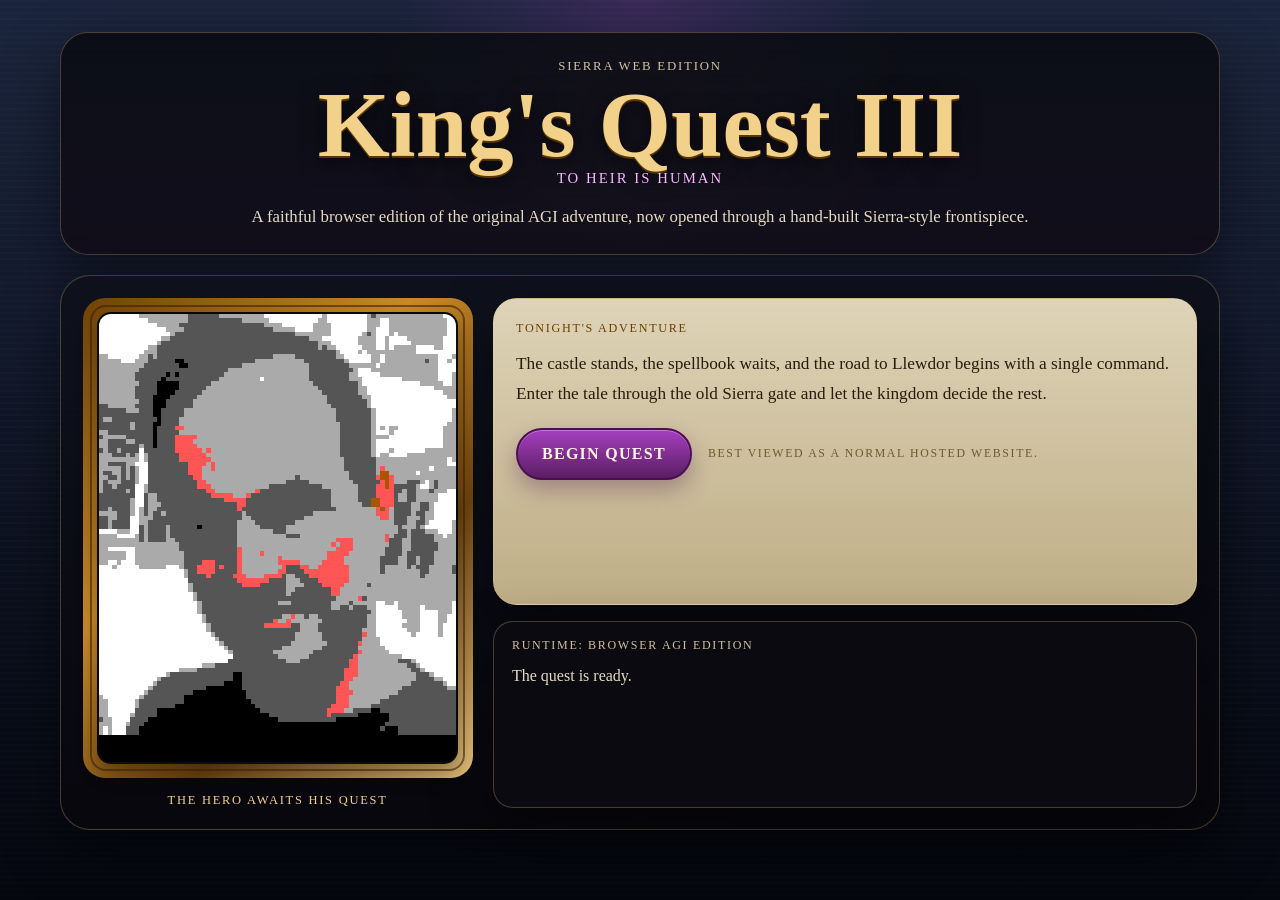
<file: index.html>
<!doctype html>
<html lang="en">
  <head>
    <meta charset="UTF-8" />
    <meta name="viewport" content="width=device-width, initial-scale=1.0" />
    <title>King's Quest III</title>
    <link rel="stylesheet" href="./styles.css" />
  </head>
  <body class="landing-body">
    <main class="landing-shell">
      <section class="title-card">
        <p class="eyebrow">Sierra Web Edition</p>
        <h1>King's Quest III</h1>
        <p class="subtitle">To Heir Is Human</p>
        <p class="intro-copy">
          A faithful browser edition of the original AGI adventure, now opened
          through a hand-built Sierra-style frontispiece.
        </p>
      </section>

      <section class="adventure-panel">
        <div class="portrait-column">
          <div class="portrait-frame">
            <canvas
              class="hero-portrait pixel-portrait"
              id="portrait-canvas"
              width="160"
              height="200"
              aria-label="AGI-style portrait featured on the King's Quest III landing page"
              role="img"
            ></canvas>
            <img
              class="source-portrait"
              id="source-portrait"
              src="./me.jpg"
              alt=""
              hidden
            />
          </div>
          <p class="portrait-caption">The Hero Awaits His Quest</p>
        </div>

        <div class="story-column">
          <div class="story-panel">
            <p class="story-kicker">Tonight's Adventure</p>
            <p class="story-text">
              The castle stands, the spellbook waits, and the road to Llewdor
              begins with a single command. Enter the tale through the old
              Sierra gate and let the kingdom decide the rest.
            </p>
            <div class="launch-row">
              <a
                class="begin-button"
                id="begin-button"
                href="./game.html?v=20260409j#--path=/data/games/kq3%20kq3"
              >
                Begin Quest
              </a>
              <p class="launch-note">Best viewed as a normal hosted website.</p>
            </div>
          </div>
          <div class="status-panel">
            <p class="version">Runtime: Browser AGI Edition</p>
            <p class="status" id="status">Preparing the kingdom...</p>
            <p id="file-warning" hidden>
              This page needs to be opened over <code>http://</code> or
              <code>https://</code>. Browsers block the game runtime from
              starting directly from <code>file://</code>.
            </p>
          </div>
        </div>
      </section>
    </main>
    <script>
      const runtimeVersion = "20260409j";
      const siteBasePath = window.location.pathname.replace(/[^/]*$/, "");
      const normalizedBasePath = siteBasePath.endsWith("/") ? siteBasePath.slice(0, -1) : siteBasePath;
      const gameDataPath = "/data/games/kq3";
      const gameUrl = `./game.html?v=${runtimeVersion}#--path=${encodeURI(gameDataPath + " kq3")}`;
      const status = document.getElementById("status");
      const fileWarning = document.getElementById("file-warning");
      const beginButton = document.getElementById("begin-button");
      const portraitCanvas = document.getElementById("portrait-canvas");
      const portraitImage = document.getElementById("source-portrait");

      beginButton.href = gameUrl;

      function drawPortrait() {
        const palette = [
          [0, 0, 0],
          [0, 0, 170],
          [0, 170, 0],
          [0, 170, 170],
          [170, 0, 0],
          [170, 0, 170],
          [170, 85, 0],
          [170, 170, 170],
          [85, 85, 85],
          [85, 85, 255],
          [85, 255, 85],
          [85, 255, 255],
          [255, 85, 85],
          [255, 85, 255],
          [255, 255, 85],
          [255, 255, 255]
        ];

        const ctx = portraitCanvas.getContext("2d", { alpha: false });
        const workCanvas = document.createElement("canvas");
        workCanvas.width = 80;
        workCanvas.height = 100;
        const workCtx = workCanvas.getContext("2d", { alpha: false });

        workCtx.fillStyle = "#000";
        workCtx.fillRect(0, 0, workCanvas.width, workCanvas.height);

        const sourceWidth = portraitImage.naturalWidth;
        const sourceHeight = portraitImage.naturalHeight;
        const scale = Math.max(workCanvas.width / sourceWidth, workCanvas.height / sourceHeight);
        const drawWidth = sourceWidth * scale;
        const drawHeight = sourceHeight * scale;
        const dx = (workCanvas.width - drawWidth) / 2;
        const dy = (workCanvas.height - drawHeight) / 2 - 6;

        workCtx.imageSmoothingEnabled = true;
        workCtx.drawImage(portraitImage, dx, dy, drawWidth, drawHeight);

        const imageData = workCtx.getImageData(0, 0, workCanvas.width, workCanvas.height);
        const data = imageData.data;

        for (let i = 0; i < data.length; i += 4) {
          let bestIndex = 0;
          let bestDistance = Number.POSITIVE_INFINITY;

          for (let j = 0; j < palette.length; j += 1) {
            const [pr, pg, pb] = palette[j];
            const dr = data[i] - pr;
            const dg = data[i + 1] - pg;
            const db = data[i + 2] - pb;
            const distance = dr * dr + dg * dg + db * db;

            if (distance < bestDistance) {
              bestDistance = distance;
              bestIndex = j;
            }
          }

          const [r, g, b] = palette[bestIndex];
          data[i] = r;
          data[i + 1] = g;
          data[i + 2] = b;
          data[i + 3] = 255;
        }

        workCtx.putImageData(imageData, 0, 0);

        ctx.imageSmoothingEnabled = false;
        ctx.fillStyle = "#000";
        ctx.fillRect(0, 0, portraitCanvas.width, portraitCanvas.height);
        ctx.drawImage(workCanvas, 0, 0, portraitCanvas.width, portraitCanvas.height);
      }

      portraitImage.addEventListener("load", drawPortrait);
      if (portraitImage.complete) {
        drawPortrait();
      }

      if (window.location.protocol === "file:") {
        status.textContent = "Awaiting a proper web host.";
        fileWarning.hidden = false;
      } else {
        status.textContent = "The quest is ready.";
      }
    </script>
  </body>
</html>
</file>
<file: styles.css>
:root {
  --sky-top: #172139;
  --sky-bottom: #05070f;
  --gold: #d6a14a;
  --gold-bright: #f2d18a;
  --ink: #0b0b10;
  --plum: #5a1e62;
  --plum-bright: #a63fc0;
  --stone: #b7afa0;
  --paper: #e5dcc2;
  --paper-shadow: #a18f67;
  --text: #f4ecd6;
  --muted: #d1c19c;
  --line: rgba(242, 209, 138, 0.26);
  --shadow: rgba(0, 0, 0, 0.46);
}

* {
  box-sizing: border-box;
}

body {
  margin: 0;
  min-height: 100vh;
  color: var(--text);
  background:
    radial-gradient(circle at top, rgba(166, 63, 192, 0.22), transparent 22%),
    linear-gradient(180deg, var(--sky-top), var(--sky-bottom));
  font-family: Georgia, "Times New Roman", serif;
}

.landing-body::before {
  content: "";
  position: fixed;
  inset: 0;
  background:
    linear-gradient(rgba(255, 255, 255, 0.03), rgba(255, 255, 255, 0)),
    repeating-linear-gradient(
      180deg,
      rgba(255, 255, 255, 0.025) 0,
      rgba(255, 255, 255, 0.025) 2px,
      transparent 2px,
      transparent 6px
    );
  pointer-events: none;
  opacity: 0.6;
}

.landing-shell {
  position: relative;
  width: min(1160px, calc(100vw - 2rem));
  margin: 0 auto;
  padding: 2rem 0 3rem;
}

.title-card,
.adventure-panel,
.story-panel,
.status-panel {
  border: 1px solid var(--line);
  box-shadow: 0 22px 60px var(--shadow);
}

.title-card {
  margin-bottom: 1.25rem;
  padding: 1.6rem 1.8rem 1.45rem;
  background:
    linear-gradient(180deg, rgba(10, 12, 20, 0.92), rgba(18, 13, 25, 0.88)),
    radial-gradient(circle at top, rgba(214, 161, 74, 0.18), transparent 50%);
  border-radius: 28px;
  text-align: center;
}

.eyebrow,
.subtitle,
.story-kicker,
.portrait-caption,
.launch-note,
.version {
  letter-spacing: 0.14em;
  text-transform: uppercase;
}

.eyebrow {
  margin: 0 0 0.65rem;
  color: var(--muted);
  font-size: 0.8rem;
}

h1,
p {
  margin-top: 0;
}

h1 {
  margin-bottom: 0.25rem;
  color: var(--gold-bright);
  font-size: clamp(3rem, 8vw, 5.8rem);
  line-height: 0.88;
  text-shadow:
    0 2px 0 #5a3500,
    0 5px 22px rgba(0, 0, 0, 0.65);
}

.subtitle {
  margin-bottom: 1rem;
  color: #f7b8ff;
  font-size: 0.92rem;
}

.intro-copy {
  max-width: 52rem;
  margin: 0 auto;
  line-height: 1.7;
  color: var(--paper);
  font-size: 1.05rem;
}

.adventure-panel {
  display: grid;
  grid-template-columns: minmax(280px, 390px) minmax(0, 1fr);
  gap: 1.25rem;
  padding: 1.35rem;
  border-radius: 30px;
  background:
    linear-gradient(180deg, rgba(14, 17, 28, 0.94), rgba(8, 7, 13, 0.96)),
    radial-gradient(circle at bottom, rgba(214, 161, 74, 0.08), transparent 45%);
}

.portrait-column {
  display: grid;
  gap: 0.9rem;
  align-content: start;
}

.portrait-frame {
  position: relative;
  padding: 0.9rem;
  background:
    linear-gradient(135deg, #6f4307, #c98a29 38%, #6a410d 68%, #dfbc78);
  border-radius: 22px;
}

.portrait-frame::before {
  content: "";
  position: absolute;
  inset: 0.45rem;
  border: 2px solid rgba(63, 31, 3, 0.6);
  border-radius: 16px;
  pointer-events: none;
}

.hero-portrait {
  display: block;
  width: 100%;
  aspect-ratio: 4 / 5;
  border-radius: 14px;
}

.pixel-portrait {
  background:
    linear-gradient(180deg, #101827, #05070a);
  image-rendering: pixelated;
  image-rendering: crisp-edges;
  border: 2px solid rgba(12, 8, 3, 0.7);
  box-shadow:
    inset 0 0 0 2px rgba(234, 191, 98, 0.22),
    0 10px 20px rgba(0, 0, 0, 0.3);
}

.portrait-caption {
  margin: 0;
  color: var(--gold-bright);
  text-align: center;
  font-size: 0.78rem;
}

.story-column {
  display: grid;
  gap: 1rem;
}

.story-panel {
  padding: 1.4rem;
  border-radius: 24px;
  background:
    linear-gradient(180deg, rgba(231, 220, 190, 0.96), rgba(202, 184, 141, 0.94));
  color: var(--ink);
}

.story-kicker {
  margin-bottom: 0.8rem;
  color: #6c3f00;
  font-size: 0.76rem;
}

.story-text {
  margin-bottom: 1.2rem;
  color: #281c0c;
  font-size: 1.08rem;
  line-height: 1.72;
}

.launch-row {
  display: flex;
  flex-wrap: wrap;
  gap: 1rem;
  align-items: center;
}

.begin-button {
  display: inline-flex;
  align-items: center;
  justify-content: center;
  min-height: 3.25rem;
  padding: 0.85rem 1.5rem;
  border: 2px solid #4a0f53;
  border-radius: 999px;
  background:
    linear-gradient(180deg, var(--plum-bright), var(--plum));
  box-shadow:
    inset 0 1px 0 rgba(255, 255, 255, 0.3),
    0 10px 22px rgba(72, 17, 80, 0.32);
  color: #fff4df;
  text-decoration: none;
  font-size: 1rem;
  font-weight: 700;
  letter-spacing: 0.08em;
  text-transform: uppercase;
  transition:
    transform 140ms ease,
    box-shadow 140ms ease,
    filter 140ms ease;
}

.begin-button:hover,
.begin-button:focus-visible {
  transform: translateY(-1px);
  filter: brightness(1.06);
  box-shadow:
    inset 0 1px 0 rgba(255, 255, 255, 0.34),
    0 14px 28px rgba(72, 17, 80, 0.38);
}

.launch-note {
  margin: 0;
  color: #6f5a2d;
  font-size: 0.74rem;
}

.status-panel {
  padding: 1rem 1.15rem;
  border-radius: 20px;
  background: rgba(13, 11, 18, 0.92);
}

.source-portrait {
  display: none;
}

.status,
#file-warning {
  margin-bottom: 0;
  max-width: 60ch;
  line-height: 1.65;
}

.status {
  color: var(--paper);
}

.version {
  margin-bottom: 0.6rem;
  color: var(--muted);
  font-size: 0.75rem;
}

code {
  color: var(--gold-bright);
  font-family: "Courier New", monospace;
}

@media (max-width: 880px) {
  .adventure-panel {
    grid-template-columns: 1fr;
  }

  .portrait-column {
    max-width: 420px;
    margin: 0 auto;
  }
}

@media (max-width: 640px) {
  .landing-shell {
    width: min(100vw - 1rem, 100%);
    padding: 0.75rem 0 1.5rem;
  }

  .title-card,
  .adventure-panel {
    border-radius: 20px;
  }

  .title-card {
    padding: 1.2rem 1rem 1.1rem;
  }

  .adventure-panel {
    padding: 0.9rem;
  }

  .story-panel,
  .status-panel {
    border-radius: 16px;
  }
}
</file>
